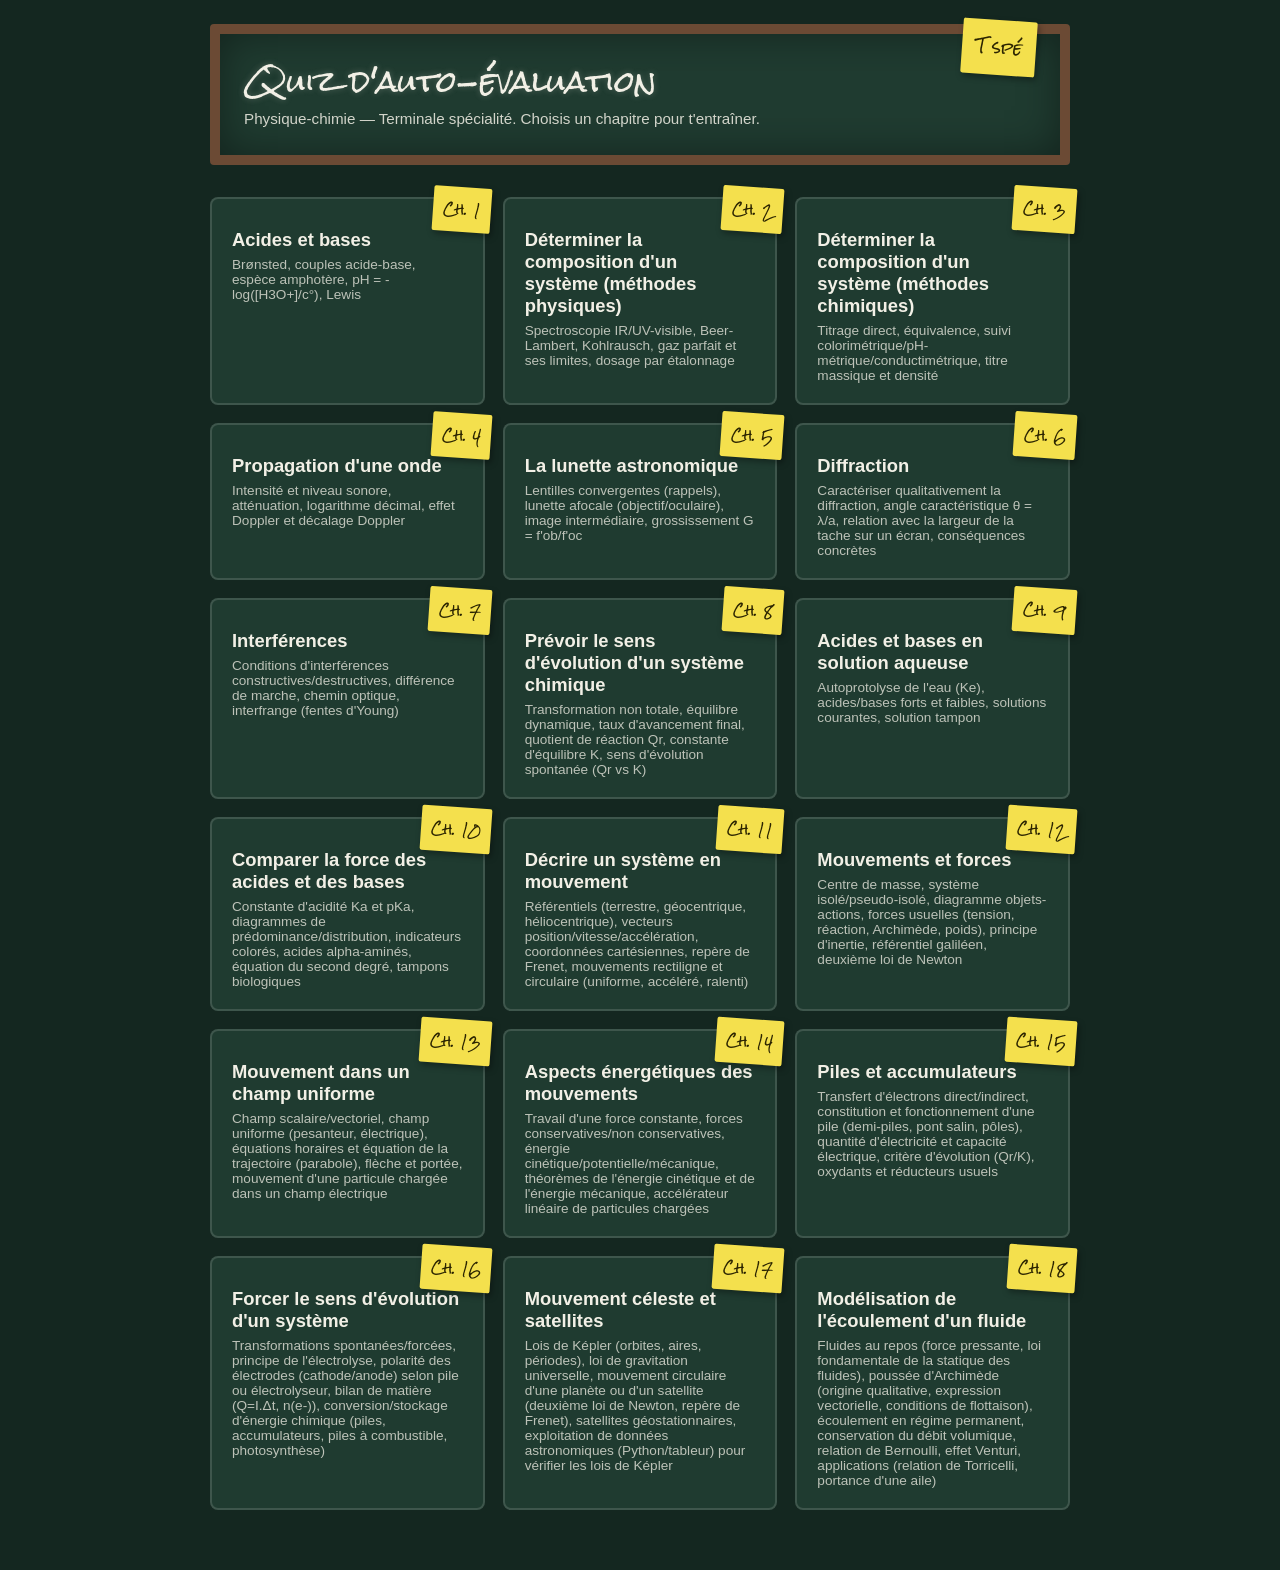
<file: index.html>
<!DOCTYPE html>
<html lang="fr">
<head>
<meta charset="UTF-8">
<meta name="viewport" content="width=device-width, initial-scale=1.0">
<title>Quiz d'auto-évaluation - Terminale spécialité physique-chimie</title>
<link rel="stylesheet" href="style.css">
</head>
<body>
<div class="frame">
  <header class="banner">
    <span class="post-it">T spé</span>
    <h1>Quiz d'auto-évaluation</h1>
    <p class="subtitle">Physique-chimie — Terminale spécialité. Choisis un chapitre pour t'entraîner.</p>
  </header>

  <div id="chapter-list" class="chapter-list">
    <p>Chargement des chapitres…</p>
  </div>
</div>

<script>
fetch('chapters/manifest.json')
  .then(r => r.json())
  .then(chapters => {
    const container = document.getElementById('chapter-list');
    container.innerHTML = '';
    chapters
      .sort((a, b) => a.number - b.number)
      .forEach(ch => {
        const a = document.createElement('a');
        a.className = 'chapter-card';
        a.href = `quiz.html?chapter=${encodeURIComponent(ch.id)}`;
        a.innerHTML = `
          <span class="post-it">Ch. ${ch.number}</span>
          <h2>${ch.title}</h2>
          <p class="competences">${ch.competences || ''}</p>
        `;
        container.appendChild(a);
      });
  })
  .catch(() => {
    document.getElementById('chapter-list').innerHTML =
      '<p>Impossible de charger la liste des chapitres.</p>';
  });
</script>
</body>
</html>
</file>
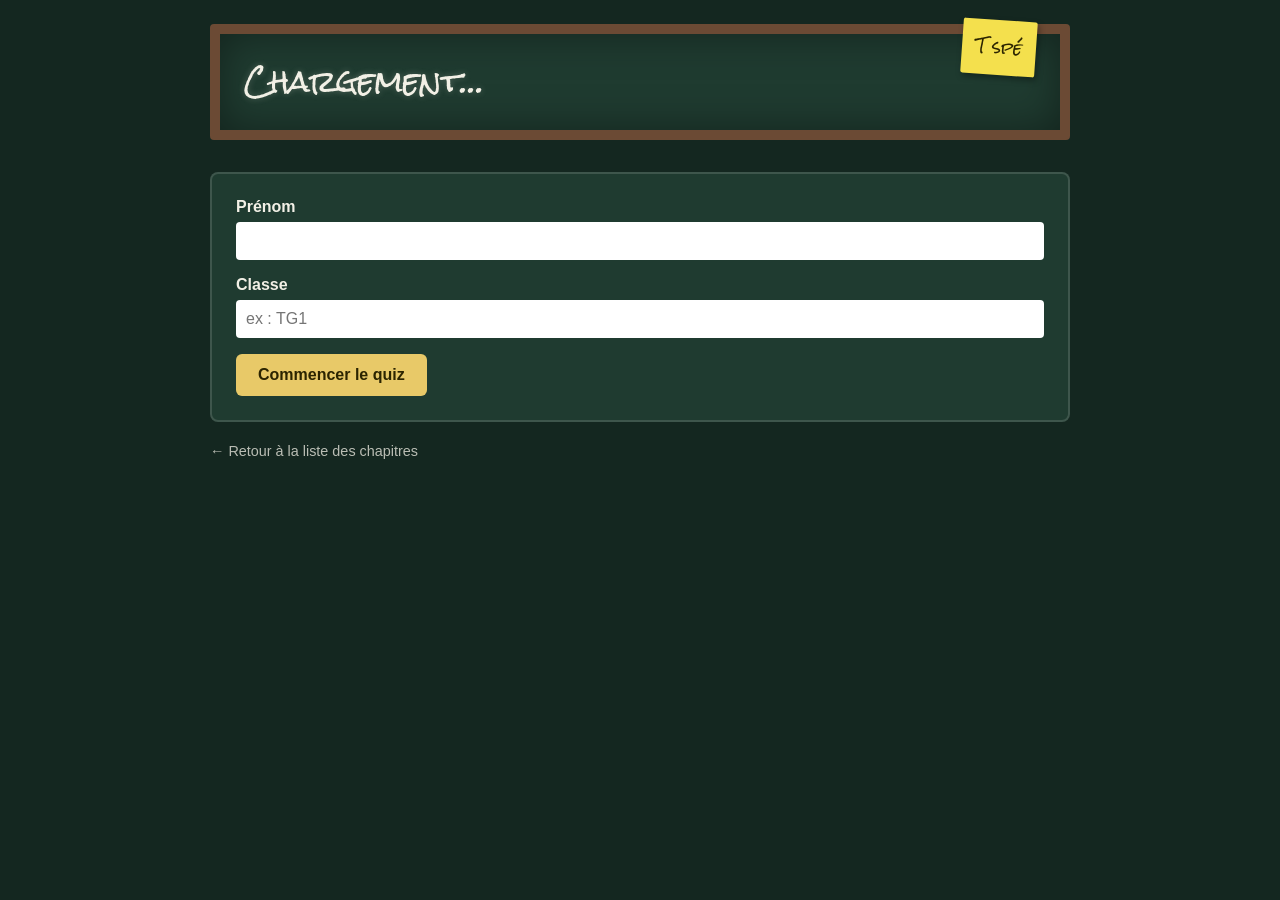
<file: quiz.html>
<!DOCTYPE html>
<html lang="fr">
<head>
<meta charset="UTF-8">
<meta name="viewport" content="width=device-width, initial-scale=1.0">
<title>Quiz</title>
<link rel="stylesheet" href="style.css">
</head>
<body>
<div class="frame">
  <header class="banner">
    <span class="post-it">T spé</span>
    <h1 id="chapter-title">Chargement…</h1>
  </header>

  <div class="card" id="id-form-card">
    <form id="id-form">
      <label for="student-name">Prénom</label>
      <input type="text" id="student-name" autocomplete="off" required>
      <label for="student-classe">Classe</label>
      <input type="text" id="student-classe" placeholder="ex : TG1" autocomplete="off" required>
      <button type="submit">Commencer le quiz</button>
    </form>
  </div>

  <form id="quiz-form" class="card" style="display:none;">
    <div id="questions-container"></div>
    <button type="submit" id="submit-btn">Valider mes réponses</button>
  </form>

  <div id="result-banner" class="card" style="display:none;"></div>
  <p id="status-msg" class="status-msg"></p>

  <p><a class="back-link" href="index.html">&larr; Retour à la liste des chapitres</a></p>
</div>

<script src="script.js"></script>
</body>
</html>
</file>
<file: style.css>
@import url('https://fonts.googleapis.com/css2?family=Rock+Salt&display=swap');

:root {
  --board-green: #1f3b30;
  --board-green-dark: #142720;
  --chalk-white: #f2f0e6;
  --chalk-yellow: #e8c968;
  --chalk-red: #d97f6c;
  --post-it: #f4e04d;
  --post-it-shadow: rgba(0,0,0,0.35);
  --frame-wood: #6b4a34;
}

* { box-sizing: border-box; }

body {
  margin: 0;
  font-family: Arial, Helvetica, sans-serif;
  background: var(--board-green-dark);
  color: var(--chalk-white);
  min-height: 100vh;
}

.frame {
  max-width: 900px;
  margin: 0 auto;
  padding: 24px 20px 60px;
}

header.banner {
  background: var(--board-green);
  border: 10px solid var(--frame-wood);
  border-radius: 4px;
  padding: 28px 24px;
  position: relative;
  margin-bottom: 32px;
  box-shadow: inset 0 0 40px rgba(0,0,0,0.4);
}

header.banner h1 {
  font-family: 'Rock Salt', cursive;
  font-weight: 400;
  font-size: 1.8rem;
  margin: 0;
  line-height: 1.4;
  text-shadow: 0 0 6px rgba(242,240,230,0.25);
}

header.banner p.subtitle {
  margin: 8px 0 0;
  opacity: 0.85;
  font-size: 0.95rem;
}

.post-it {
  position: absolute;
  top: -14px;
  right: 24px;
  background: var(--post-it);
  color: #2b2400;
  font-family: 'Rock Salt', cursive;
  font-size: 0.95rem;
  padding: 10px 14px;
  transform: rotate(4deg);
  box-shadow: 2px 3px 6px var(--post-it-shadow);
  border-radius: 2px;
}

.chapter-list {
  display: grid;
  grid-template-columns: repeat(auto-fill, minmax(220px, 1fr));
  gap: 18px;
}

.chapter-card {
  background: var(--board-green);
  border: 2px solid rgba(242,240,230,0.15);
  border-radius: 8px;
  padding: 20px;
  text-decoration: none;
  color: var(--chalk-white);
  display: block;
  position: relative;
  transition: transform 0.15s ease, border-color 0.15s ease;
}

.chapter-card:hover {
  transform: translateY(-3px);
  border-color: var(--chalk-yellow);
}

.chapter-card .post-it {
  top: -12px;
  right: -8px;
  font-size: 0.85rem;
  padding: 6px 10px;
}

.chapter-card h2 {
  font-size: 1.15rem;
  margin: 10px 0 6px;
}

.chapter-card .competences {
  font-size: 0.85rem;
  opacity: 0.75;
  margin: 0;
}

.card {
  background: var(--board-green);
  border: 2px solid rgba(242,240,230,0.15);
  border-radius: 8px;
  padding: 24px;
  margin-bottom: 20px;
}

label { display: block; margin-bottom: 6px; font-weight: bold; }

input[type="text"] {
  width: 100%;
  padding: 10px;
  border-radius: 4px;
  border: none;
  font-size: 1rem;
  margin-bottom: 16px;
}

button {
  background: var(--chalk-yellow);
  color: #2b2400;
  border: none;
  padding: 12px 22px;
  font-size: 1rem;
  font-weight: bold;
  border-radius: 6px;
  cursor: pointer;
}

button:hover { filter: brightness(1.08); }

button:disabled { opacity: 0.5; cursor: not-allowed; }

.question-block {
  margin-bottom: 22px;
  padding-bottom: 18px;
  border-bottom: 1px dashed rgba(242,240,230,0.2);
}

.question-block:last-child { border-bottom: none; }

.question-block h3 {
  font-size: 1.02rem;
  margin: 0 0 12px;
}

.choice {
  display: flex;
  align-items: flex-start;
  gap: 10px;
  padding: 8px 10px;
  border-radius: 6px;
  margin-bottom: 6px;
  cursor: pointer;
}

.choice:hover { background: rgba(242,240,230,0.06); }

.choice input { margin-top: 4px; }

.choice.correct { background: rgba(232,201,104,0.18); border: 1px solid var(--chalk-yellow); }
.choice.incorrect { background: rgba(217,127,108,0.18); border: 1px solid var(--chalk-red); }

.explanation {
  font-size: 0.85rem;
  opacity: 0.85;
  margin-top: 6px;
  font-style: italic;
}

.score-banner {
  text-align: center;
  padding: 20px;
}

.score-banner .score {
  font-family: 'Rock Salt', cursive;
  font-size: 2.2rem;
  color: var(--chalk-yellow);
}

a.back-link {
  color: var(--chalk-white);
  opacity: 0.75;
  text-decoration: none;
  font-size: 0.9rem;
}

a.back-link:hover { opacity: 1; text-decoration: underline; }

.status-msg {
  font-size: 0.85rem;
  opacity: 0.75;
  margin-top: 10px;
}
</file>
